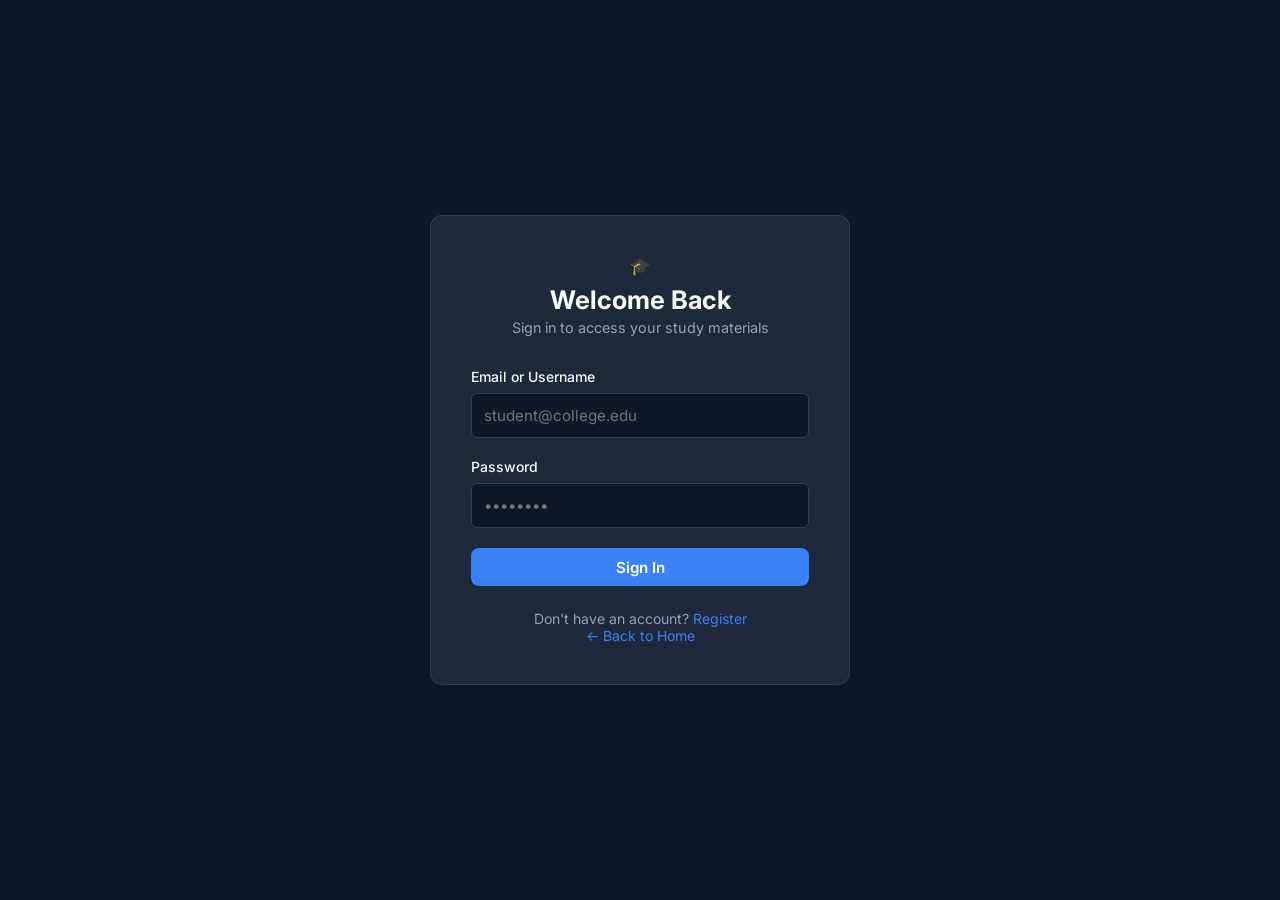
<file: frontend/login.html>
<!DOCTYPE html>
<html lang="en">
<head>
    <meta charset="UTF-8">
    <meta name="viewport" content="width=device-width, initial-scale=1.0">
    <title>Login - AI College Study Assistant</title>
    <link rel="stylesheet" href="css/style.css">
    <link href="https://fonts.googleapis.com/css2?family=Inter:wght@400;500;600;700&display=swap" rel="stylesheet">
</head>
<body class="auth-body">
    <div class="auth-card">
        <div class="auth-header">
            <span class="logo-icon">🎓</span>
            <h2 id="auth-title">Welcome Back</h2>
            <p id="auth-subtitle">Sign in to access your study materials</p>
        </div>

        <!-- Status Message -->
        <div id="auth-status" class="status-box hidden" style="margin-bottom: 1.25rem;">
            <div class="status-icon" id="auth-status-icon">⚠️</div>
            <div class="status-content">
                <p id="auth-status-text" class="status-title"></p>
            </div>
        </div>

        <!-- Login Form -->
        <form id="login-form" class="auth-form">
            <div class="form-group">
                <label for="login-email">Email or Username</label>
                <input type="text" id="login-email" placeholder="student@college.edu" required autocomplete="username">
            </div>

            <div class="form-group">
                <label for="login-password">Password</label>
                <input type="password" id="login-password" placeholder="••••••••" required autocomplete="current-password">
            </div>

            <button type="submit" id="login-btn" class="btn btn-primary btn-block">Sign In</button>
        </form>

        <!-- Register Form (Initially Hidden) -->
        <form id="register-form" class="auth-form hidden">
            <div class="form-group">
                <label for="reg-username">Username</label>
                <input type="text" id="reg-username" placeholder="johndoe" required autocomplete="username">
            </div>

            <div class="form-group">
                <label for="reg-email">Email Address</label>
                <input type="email" id="reg-email" placeholder="student@college.edu" required autocomplete="email">
            </div>

            <div class="form-group">
                <label for="reg-password">Password (min 6 chars)</label>
                <input type="password" id="reg-password" placeholder="••••••••" required autocomplete="new-password">
            </div>

            <button type="submit" id="register-btn" class="btn btn-primary btn-block">Create Account</button>
        </form>

        <div class="auth-footer">
            <p id="toggle-auth-text">Don't have an account? <a href="#" id="toggle-auth-btn">Register</a></p>
            <p><a href="index.html">← Back to Home</a></p>
        </div>
    </div>

    <script src="js/auth.js"></script>
</body>
</html>
</file>
<file: frontend/css/style.css>
/* AI College Study Assistant Stylesheet */

:root {
    --bg-primary: #0f172a;
    --bg-secondary: #1e293b;
    --bg-card: #1e293b;
    --text-primary: #f8fafc;
    --text-secondary: #94a3b8;
    --accent-color: #3b82f6;
    --accent-hover: #2563eb;
    --border-color: #334155;
    --success-color: #10b981;
    --danger-color: #ef4444;
}

* {
    margin: 0;
    padding: 0;
    box-sizing: border-box;
    font-family: 'Inter', -apple-system, BlinkMacSystemFont, 'Segoe UI', Roboto, sans-serif;
}

body {
    background-color: var(--bg-primary);
    color: var(--text-primary);
    min-height: 100vh;
    display: flex;
    flex-direction: column;
}

/* Navbar */
.navbar {
    display: flex;
    justify-content: space-between;
    align-items: center;
    padding: 1rem 2rem;
    background-color: var(--bg-secondary);
    border-bottom: 1px solid var(--border-color);
}

.logo {
    display: flex;
    align-items: center;
    gap: 0.75rem;
}

.logo h1 {
    font-size: 1.25rem;
    font-weight: 700;
}

nav {
    display: flex;
    align-items: center;
    gap: 1.5rem;
}

.nav-link {
    color: var(--text-secondary);
    text-decoration: none;
    font-weight: 500;
    transition: color 0.2s;
}

.nav-link:hover, .nav-link.active {
    color: var(--text-primary);
}

/* Buttons */
.btn {
    padding: 0.6rem 1.2rem;
    border-radius: 8px;
    font-weight: 600;
    cursor: pointer;
    text-decoration: none;
    border: none;
    transition: all 0.2s ease-in-out;
    display: inline-flex;
    align-items: center;
    justify-content: center;
    font-size: 0.95rem;
}

.btn-primary {
    background-color: var(--accent-color);
    color: #ffffff;
}

.btn-primary:hover {
    background-color: var(--accent-hover);
}

.btn-secondary {
    background-color: transparent;
    border: 1px solid var(--border-color);
    color: var(--text-primary);
}

.btn-secondary:hover {
    background-color: var(--border-color);
}

.btn-outline {
    background: transparent;
    border: 1px solid var(--border-color);
    color: var(--text-secondary);
}

.btn-sm {
    padding: 0.4rem 0.8rem;
    font-size: 0.85rem;
}

.btn-block {
    width: 100%;
}

/* Hero Section */
.hero-section {
    flex: 1;
    display: flex;
    align-items: center;
    justify-content: center;
    text-align: center;
    padding: 3rem 1.5rem;
}

.hero-content {
    max-width: 700px;
}

.badge {
    display: inline-block;
    padding: 0.35rem 0.8rem;
    background-color: rgba(59, 130, 246, 0.15);
    color: var(--accent-color);
    border-radius: 50px;
    font-size: 0.85rem;
    font-weight: 600;
    margin-bottom: 1.5rem;
}

.hero-content h2 {
    font-size: 2.75rem;
    font-weight: 800;
    line-height: 1.2;
    margin-bottom: 1.25rem;
}

.hero-content p {
    color: var(--text-secondary);
    font-size: 1.15rem;
    line-height: 1.6;
    margin-bottom: 2rem;
}

.hero-actions {
    display: flex;
    justify-content: center;
    gap: 1rem;
    margin-bottom: 2rem;
}

/* Status Card */
.status-card {
    display: inline-flex;
    align-items: center;
    gap: 0.6rem;
    background-color: var(--bg-secondary);
    border: 1px solid var(--border-color);
    padding: 0.6rem 1.2rem;
    border-radius: 50px;
    font-size: 0.875rem;
}

.status-dot {
    width: 10px;
    height: 10px;
    border-radius: 50%;
    background-color: #eab308;
}

.status-dot.online {
    background-color: var(--success-color);
    box-shadow: 0 0 8px var(--success-color);
}

.status-dot.offline {
    background-color: var(--danger-color);
}

/* Auth Pages */
.auth-body {
    display: flex;
    align-items: center;
    justify-content: center;
    min-height: 100vh;
}

.auth-card {
    background-color: var(--bg-secondary);
    border: 1px solid var(--border-color);
    border-radius: 12px;
    padding: 2.5rem;
    width: 100%;
    max-width: 420px;
}

.auth-header {
    text-align: center;
    margin-bottom: 2rem;
}

.auth-header h2 {
    font-size: 1.6rem;
    margin-top: 0.5rem;
}

.auth-header p {
    color: var(--text-secondary);
    font-size: 0.9rem;
    margin-top: 0.25rem;
}

.form-group {
    margin-bottom: 1.25rem;
}

.form-group label {
    display: block;
    margin-bottom: 0.5rem;
    font-size: 0.875rem;
    font-weight: 500;
}

.form-group input {
    width: 100%;
    padding: 0.75rem;
    background-color: var(--bg-primary);
    border: 1px solid var(--border-color);
    border-radius: 6px;
    color: var(--text-primary);
    font-size: 0.95rem;
    outline: none;
}

.form-group input:focus {
    border-color: var(--accent-color);
}

.auth-footer {
    margin-top: 1.5rem;
    text-align: center;
    font-size: 0.875rem;
    color: var(--text-secondary);
}

.auth-footer a {
    color: var(--accent-color);
    text-decoration: none;
}

/* Dashboard Layout */
.app-layout {
    display: flex;
    flex: 1;
    overflow: hidden;
}

.sidebar {
    width: 300px;
    background-color: var(--bg-secondary);
    border-right: 1px solid var(--border-color);
    padding: 1.5rem;
    display: flex;
    flex-direction: column;
    gap: 1.5rem;
}

.sidebar-section h3 {
    font-size: 0.9rem;
    text-transform: uppercase;
    color: var(--text-secondary);
    margin-bottom: 0.75rem;
    letter-spacing: 0.5px;
}

.upload-zone {
    border: 2px dashed var(--border-color);
    border-radius: 8px;
    padding: 1.5rem 1rem;
    text-align: center;
    cursor: pointer;
    background-color: rgba(255, 255, 255, 0.02);
    transition: border-color 0.2s;
}

.upload-zone:hover {
    border-color: var(--accent-color);
}

.upload-icon {
    font-size: 2rem;
    display: block;
    margin-bottom: 0.5rem;
}

.highlight {
    color: var(--accent-color);
    text-decoration: underline;
}

.document-list .empty-state {
    color: var(--text-secondary);
    font-size: 0.85rem;
    font-style: italic;
}

/* Chat Area */
.chat-container {
    flex: 1;
    display: flex;
    flex-direction: column;
    background-color: var(--bg-primary);
}

.chat-header {
    padding: 1.25rem 2rem;
    border-bottom: 1px solid var(--border-color);
    display: flex;
    justify-content: space-between;
    align-items: center;
}

.chat-header h2 {
    font-size: 1.2rem;
}

.subtitle {
    color: var(--text-secondary);
    font-size: 0.85rem;
}

.chat-actions {
    display: flex;
    gap: 0.5rem;
}

.chat-messages {
    flex: 1;
    padding: 2rem;
    overflow-y: auto;
    display: flex;
    flex-direction: column;
    gap: 1.25rem;
}

.message {
    display: flex;
    gap: 1rem;
    max-width: 80%;
}

.ai-message {
    align-self: flex-start;
}

.avatar {
    width: 36px;
    height: 36px;
    border-radius: 50%;
    background-color: var(--bg-secondary);
    display: flex;
    align-items: center;
    justify-content: center;
    flex-shrink: 0;
}

.message-content {
    background-color: var(--bg-secondary);
    padding: 1rem 1.25rem;
    border-radius: 12px;
    line-height: 1.5;
    font-size: 0.95rem;
}

.chat-input-area {
    padding: 1.25rem 2rem;
    border-top: 1px solid var(--border-color);
    display: flex;
    gap: 1rem;
}

.chat-input-area input {
    flex: 1;
    padding: 0.75rem 1.25rem;
    background-color: var(--bg-secondary);
    border: 1px solid var(--border-color);
    border-radius: 8px;
    color: var(--text-primary);
    font-size: 0.95rem;
    outline: none;
}

.chat-input-area input:focus {
    border-color: var(--accent-color);
}

/* =========================================================
   PDF Upload & Extraction Dashboard Components
========================================================= */

.dashboard-container {
    flex: 1;
    max-width: 1400px;
    width: 100%;
    margin: 0 auto;
    padding: 2rem;
}

.container-header {
    margin-bottom: 2rem;
}

.container-header h2 {
    font-size: 1.75rem;
    font-weight: 700;
    margin-bottom: 0.25rem;
}

.dashboard-grid {
    display: grid;
    grid-template-columns: 420px 1fr;
    gap: 2rem;
    align-items: start;
}

@media (max-width: 960px) {
    .dashboard-grid {
        grid-template-columns: 1fr;
    }
}

.card {
    background-color: var(--bg-secondary);
    border: 1px solid var(--border-color);
    border-radius: 12px;
    padding: 1.5rem;
}

.card-header {
    display: flex;
    justify-content: space-between;
    align-items: center;
    padding-bottom: 1rem;
    margin-bottom: 1.25rem;
    border-bottom: 1px solid var(--border-color);
}

.card-header h3 {
    font-size: 1.1rem;
    font-weight: 600;
}

/* Upload Dropzone */
.upload-dropzone {
    border: 2px dashed var(--border-color);
    border-radius: 10px;
    padding: 2.5rem 1.5rem;
    text-align: center;
    cursor: pointer;
    background-color: rgba(255, 255, 255, 0.015);
    transition: all 0.2s ease-in-out;
}

.upload-dropzone:hover, .upload-dropzone.dragover {
    border-color: var(--accent-color);
    background-color: rgba(59, 130, 246, 0.05);
}

.dropzone-text {
    font-weight: 500;
    font-size: 1rem;
    margin-top: 0.5rem;
}

.dropzone-subtext {
    color: var(--text-secondary);
    font-size: 0.825rem;
    margin-top: 0.35rem;
}

.file-input-hidden {
    display: none;
}

/* Selected File Info */
.selected-file-info {
    display: flex;
    align-items: center;
    gap: 0.75rem;
    background-color: var(--bg-primary);
    border: 1px solid var(--border-color);
    border-radius: 8px;
    padding: 0.75rem 1rem;
    margin-top: 1rem;
    font-size: 0.9rem;
}

.file-icon {
    font-size: 1.25rem;
}

.file-name {
    flex: 1;
    white-space: nowrap;
    overflow: hidden;
    text-overflow: ellipsis;
    font-weight: 500;
}

.file-size {
    color: var(--text-secondary);
    font-size: 0.8rem;
}

.btn-icon {
    background: transparent;
    border: none;
    color: var(--text-secondary);
    cursor: pointer;
    font-size: 1rem;
    padding: 0.2rem 0.4rem;
    border-radius: 4px;
}

.btn-icon:hover {
    color: var(--danger-color);
}

.upload-actions {
    margin-top: 1.25rem;
}

/* Status Box */
.status-box {
    display: flex;
    align-items: flex-start;
    gap: 0.85rem;
    padding: 1rem;
    border-radius: 8px;
    margin-top: 1.25rem;
    font-size: 0.9rem;
    border: 1px solid var(--border-color);
    background-color: var(--bg-primary);
}

.status-box.loading {
    border-color: var(--accent-color);
    background-color: rgba(59, 130, 246, 0.1);
}

.status-box.success {
    border-color: var(--success-color);
    background-color: rgba(16, 185, 129, 0.1);
}

.status-box.error {
    border-color: var(--danger-color);
    background-color: rgba(239, 68, 68, 0.1);
}

.status-title {
    font-weight: 600;
    margin-bottom: 0.2rem;
}

.status-details {
    color: var(--text-secondary);
    font-size: 0.85rem;
    word-break: break-word;
}

/* Badges */
.stats-badges {
    display: flex;
    gap: 0.5rem;
    flex-wrap: wrap;
}

.badge-info {
    background-color: rgba(59, 130, 246, 0.15);
    color: var(--accent-color);
    padding: 0.25rem 0.6rem;
    border-radius: 4px;
    font-size: 0.8rem;
    font-weight: 600;
}

.badge-accent {
    background-color: rgba(16, 185, 129, 0.15);
    color: var(--success-color);
    padding: 0.25rem 0.6rem;
    border-radius: 4px;
    font-size: 0.8rem;
    font-weight: 600;
}

.badge-warning {
    background-color: rgba(234, 179, 8, 0.15);
    color: #eab308;
    padding: 0.25rem 0.6rem;
    border-radius: 4px;
    font-size: 0.8rem;
    font-weight: 600;
}

.badge-purple {
    background-color: rgba(168, 85, 247, 0.15);
    color: #a855f7;
    padding: 0.25rem 0.6rem;
    border-radius: 4px;
    font-size: 0.8rem;
    font-weight: 600;
}

/* Chunks Container */
.chunks-container {
    display: flex;
    flex-direction: column;
    gap: 1rem;
    max-height: 550px;
    overflow-y: auto;
    padding-right: 0.5rem;
}

.chunk-card {
    background-color: var(--bg-primary);
    border: 1px solid var(--border-color);
    border-left: 4px solid var(--accent-color);
    border-radius: 8px;
    overflow: hidden;
}

.chunk-card-header {
    display: flex;
    justify-content: space-between;
    align-items: center;
    padding: 0.6rem 1rem;
    background-color: rgba(255, 255, 255, 0.03);
    border-bottom: 1px solid var(--border-color);
    font-size: 0.85rem;
    font-weight: 600;
}

.chunk-badge {
    background-color: rgba(59, 130, 246, 0.2);
    color: var(--accent-color);
    padding: 0.15rem 0.5rem;
    border-radius: 4px;
    font-size: 0.75rem;
    font-weight: 700;
}

.chunk-card-body {
    padding: 1rem;
    font-size: 0.9rem;
    line-height: 1.6;
    color: var(--text-primary);
    white-space: pre-wrap;
    word-break: break-word;
    font-family: ui-monospace, SFMono-Regular, Menlo, Monaco, Consolas, monospace;
}

/* Empty State */
.empty-results-state {
    text-align: center;
    padding: 4rem 2rem;
    color: var(--text-secondary);
}

.empty-icon {
    font-size: 3rem;
    display: block;
    margin-bottom: 1rem;
    opacity: 0.6;
}

.empty-results-state h4 {
    color: var(--text-primary);
    font-size: 1.15rem;
    margin-bottom: 0.5rem;
}

.empty-results-state p {
    font-size: 0.9rem;
    max-width: 450px;
    margin: 0 auto;
}

/* Results Content */
.results-wrapper {
    display: flex;
    flex-direction: column;
    gap: 1.25rem;
}

.doc-meta-bar {
    display: flex;
    justify-content: space-between;
    align-items: center;
    padding: 0.75rem 1rem;
    background-color: var(--bg-primary);
    border-radius: 8px;
    border: 1px solid var(--border-color);
}

.text-muted {
    color: var(--text-secondary);
    font-size: 0.85rem;
    margin-top: 0.2rem;
}

/* View Tabs */
.view-tabs {
    display: flex;
    gap: 0.5rem;
    border-bottom: 1px solid var(--border-color);
    padding-bottom: 0.5rem;
}

.tab-btn {
    background: transparent;
    border: none;
    color: var(--text-secondary);
    padding: 0.5rem 1rem;
    font-weight: 600;
    font-size: 0.9rem;
    cursor: pointer;
    border-radius: 6px;
    transition: all 0.2s;
}

.tab-btn:hover {
    color: var(--text-primary);
}

.tab-btn.active {
    color: var(--accent-color);
    background-color: rgba(59, 130, 246, 0.1);
}

.tab-content {
    display: none;
}

.tab-content.active {
    display: block;
}

/* Page Cards */
.pages-container {
    display: flex;
    flex-direction: column;
    gap: 1rem;
    max-height: 550px;
    overflow-y: auto;
    padding-right: 0.5rem;
}

.page-card {
    background-color: var(--bg-primary);
    border: 1px solid var(--border-color);
    border-radius: 8px;
    overflow: hidden;
}

.page-card-header {
    display: flex;
    justify-content: space-between;
    align-items: center;
    padding: 0.6rem 1rem;
    background-color: rgba(255, 255, 255, 0.03);
    border-bottom: 1px solid var(--border-color);
    font-size: 0.85rem;
    font-weight: 600;
}

.page-card-body {
    padding: 1rem;
    font-size: 0.9rem;
    line-height: 1.6;
    color: var(--text-primary);
    white-space: pre-wrap;
    word-break: break-word;
    font-family: ui-monospace, SFMono-Regular, Menlo, Monaco, Consolas, monospace;
}

.page-meta {
    color: var(--text-secondary);
    font-weight: 400;
    font-size: 0.8rem;
}

/* Full Text View Area */
.full-text-area {
    width: 100%;
    height: 500px;
    padding: 1rem;
    background-color: var(--bg-primary);
    border: 1px solid var(--border-color);
    border-radius: 8px;
    color: var(--text-primary);
    font-family: ui-monospace, SFMono-Regular, Menlo, Monaco, Consolas, monospace;
    font-size: 0.9rem;
    line-height: 1.6;
    resize: vertical;
    outline: none;
}

.full-text-area:focus {
    border-color: var(--accent-color);
}

/* Utility classes */
.hidden {
    display: none !important;
}

/* =========================================================
   Semantic Search & Retrieval Styles
========================================================= */

.search-input-group {
    display: flex;
    gap: 0.75rem;
}

.search-input-group input {
    flex: 1;
    padding: 0.85rem 1.25rem;
    background-color: var(--bg-primary);
    border: 1px solid var(--border-color);
    border-radius: 8px;
    color: var(--text-primary);
    font-size: 0.95rem;
    outline: none;
}

.search-input-group input:focus {
    border-color: var(--accent-color);
}

.retrieval-note {
    background-color: rgba(59, 130, 246, 0.08);
    border-left: 3px solid var(--accent-color);
    padding: 0.75rem 1rem;
    border-radius: 4px;
    font-size: 0.875rem;
    color: var(--text-secondary);
    margin-bottom: 1rem;
}

.search-results-header {
    display: flex;
    justify-content: space-between;
    align-items: center;
    margin-bottom: 0.75rem;
}

.search-results-container {
    display: flex;
    flex-direction: column;
    gap: 1rem;
}

.retrieved-chunk-card {
    background-color: var(--bg-primary);
    border: 1px solid var(--border-color);
    border-left: 4px solid var(--success-color);
    border-radius: 8px;
    overflow: hidden;
}

.retrieved-header {
    display: flex;
    justify-content: space-between;
    align-items: center;
    padding: 0.6rem 1rem;
    background-color: rgba(255, 255, 255, 0.03);
    border-bottom: 1px solid var(--border-color);
    font-size: 0.85rem;
    font-weight: 600;
}

.score-badge {
    background-color: rgba(16, 185, 129, 0.2);
    color: var(--success-color);
    padding: 0.15rem 0.5rem;
    border-radius: 4px;
    font-size: 0.75rem;
    font-weight: 700;
}

/* AI Answer Display */
.ai-answer-card {
    background-color: var(--bg-primary);
    border: 1px solid var(--accent-color);
    border-radius: 8px;
    padding: 1.25rem;
    margin-bottom: 1.25rem;
}

.ai-answer-header {
    display: flex;
    justify-content: space-between;
    align-items: center;
    margin-bottom: 0.75rem;
    padding-bottom: 0.5rem;
    border-bottom: 1px solid var(--border-color);
}

.ai-answer-body {
    font-size: 0.95rem;
    line-height: 1.7;
    white-space: pre-wrap;
    color: var(--text-primary);
}

.sources-container {
    display: flex;
    flex-wrap: wrap;
    align-items: center;
    gap: 0.5rem;
    margin-top: 1rem;
    padding-top: 0.75rem;
    border-top: 1px dashed var(--border-color);
}

.sources-label {
    font-size: 0.85rem;
    font-weight: 600;
    color: var(--text-secondary);
}

.source-tag {
    display: inline-flex;
    align-items: center;
    gap: 0.35rem;
    background-color: rgba(59, 130, 246, 0.15);
    color: var(--accent-color);
    border: 1px solid rgba(59, 130, 246, 0.3);
    padding: 0.25rem 0.6rem;
    border-radius: 6px;
    font-size: 0.8rem;
    font-weight: 500;
}

/* Document Library & Management */
.doc-library-section {
    margin-top: 1.5rem;
}

.doc-list {
    display: flex;
    flex-direction: column;
    gap: 0.75rem;
    max-height: 280px;
    overflow-y: auto;
}

.doc-item {
    display: flex;
    justify-content: space-between;
    align-items: center;
    background-color: var(--bg-primary);
    border: 1px solid var(--border-color);
    border-radius: 8px;
    padding: 0.75rem 1rem;
    transition: all 0.2s;
}

.doc-item:hover {
    border-color: var(--accent-color);
}

.doc-item.active {
    border-color: var(--accent-color);
    background-color: rgba(59, 130, 246, 0.08);
}

.doc-item-title {
    font-weight: 600;
    font-size: 0.9rem;
    display: flex;
    align-items: center;
    gap: 0.5rem;
}

.doc-item-meta {
    font-size: 0.8rem;
    color: var(--text-secondary);
    margin-top: 0.2rem;
}

.doc-item-actions {
    display: flex;
    gap: 0.5rem;
}

.btn-danger {
    background-color: transparent;
    border: 1px solid rgba(239, 68, 68, 0.4);
    color: var(--danger-color);
}

.btn-danger:hover {
    background-color: rgba(239, 68, 68, 0.15);
}

.btn-success {
    background-color: var(--success-color);
    color: #fff;
}

/* Chat History */
.chat-history-wrapper {
    margin-top: 1.5rem;
    display: flex;
    flex-direction: column;
    gap: 1rem;
    max-height: 400px;
    overflow-y: auto;
    padding-right: 0.5rem;
}

.chat-history-msg {
    display: flex;
    flex-direction: column;
    padding: 0.85rem 1.1rem;
    border-radius: 10px;
    font-size: 0.9rem;
    line-height: 1.5;
}

.chat-history-msg.user {
    align-self: flex-end;
    background-color: rgba(59, 130, 246, 0.2);
    border: 1px solid rgba(59, 130, 246, 0.4);
    max-width: 80%;
}

.chat-history-msg.assistant {
    align-self: flex-start;
    background-color: var(--bg-primary);
    border: 1px solid var(--border-color);
    max-width: 85%;
    white-space: pre-wrap;
}

.msg-sender {
    font-size: 0.75rem;
    font-weight: 700;
    color: var(--text-secondary);
    margin-bottom: 0.3rem;
}

.user-nav-box {
    display: flex;
    align-items: center;
    gap: 0.85rem;
}

.user-profile-badge {
    background-color: rgba(59, 130, 246, 0.15);
    color: var(--accent-color);
    padding: 0.35rem 0.75rem;
    border-radius: 50px;
    font-size: 0.85rem;
    font-weight: 600;
}

/* AI Study Summary Component */
.summary-empty-prompt {
    text-align: center;
    padding: 3rem 1.5rem;
    background-color: var(--bg-primary);
    border: 1px dashed var(--border-color);
    border-radius: 10px;
    color: var(--text-secondary);
}

.summary-content-wrapper {
    background-color: var(--bg-primary);
    border: 1px solid var(--border-color);
    border-radius: 12px;
    padding: 1.5rem;
}

.summary-toolbar {
    padding-bottom: 0.75rem;
    border-bottom: 1px solid var(--border-color);
}

.summary-text-body {
    font-size: 0.95rem;
    line-height: 1.7;
    color: var(--text-primary);
    max-height: 550px;
    overflow-y: auto;
    padding-right: 0.5rem;
}

.markdown-body h1 {
    font-size: 1.4rem;
    font-weight: 700;
    color: var(--accent-color);
    margin: 1rem 0 0.75rem 0;
    padding-bottom: 0.3rem;
    border-bottom: 1px solid var(--border-color);
}

.markdown-body h2 {
    font-size: 1.15rem;
    font-weight: 600;
    color: #e2e8f0;
    margin: 1.25rem 0 0.5rem 0;
}

.markdown-body h3 {
    font-size: 1rem;
    font-weight: 600;
    color: #cbd5e1;
    margin: 0.75rem 0 0.35rem 0;
}

.markdown-body p {
    margin-bottom: 0.75rem;
}

.markdown-body ul {
    margin: 0.4rem 0 0.75rem 1.5rem;
    padding: 0;
}

.markdown-body li {
    margin-bottom: 0.35rem;
}

.markdown-body strong {
    color: #93c5fd;
    font-weight: 600;
}

/* =========================================================
   MCQ Generator & Interactive Quiz Component
========================================================= */
.mcq-config-bar {
    display: flex;
    justify-content: space-between;
    align-items: center;
    background-color: var(--bg-primary);
    border: 1px solid var(--border-color);
    border-radius: 10px;
    padding: 1rem 1.25rem;
    gap: 1rem;
    flex-wrap: wrap;
}

.mcq-config-inputs {
    display: flex;
    gap: 1.5rem;
    align-items: center;
    flex-wrap: wrap;
}

.config-group {
    display: flex;
    align-items: center;
    gap: 0.5rem;
}

.config-group label {
    font-size: 0.85rem;
    font-weight: 600;
    color: var(--text-secondary);
}

.form-select {
    background-color: var(--bg-secondary);
    border: 1px solid var(--border-color);
    color: var(--text-primary);
    padding: 0.4rem 0.75rem;
    border-radius: 6px;
    font-size: 0.85rem;
    outline: none;
    cursor: pointer;
}

.form-select:focus {
    border-color: var(--accent-color);
}

.quiz-wrapper {
    background-color: var(--bg-primary);
    border: 1px solid var(--border-color);
    border-radius: 12px;
    padding: 1.5rem;
}

.quiz-header {
    display: flex;
    justify-content: space-between;
    align-items: center;
    padding-bottom: 0.75rem;
    border-bottom: 1px solid var(--border-color);
    margin-bottom: 1.25rem;
}

.quiz-progress-text {
    font-weight: 700;
    font-size: 0.95rem;
    color: var(--text-primary);
}

.quiz-score-badge {
    background-color: rgba(59, 130, 246, 0.15);
    border: 1px solid rgba(59, 130, 246, 0.4);
    color: var(--accent-color);
    padding: 0.35rem 0.85rem;
    border-radius: 50px;
    font-weight: 700;
    font-size: 0.85rem;
}

.quiz-question-title {
    font-size: 1.1rem;
    font-weight: 600;
    color: #f1f5f9;
    line-height: 1.5;
    margin-bottom: 1.25rem;
}

.quiz-options-container {
    display: flex;
    flex-direction: column;
    gap: 0.75rem;
    margin-bottom: 1.25rem;
}

.mcq-option-btn {
    display: flex;
    align-items: flex-start;
    gap: 0.75rem;
    background-color: var(--bg-secondary);
    border: 1px solid var(--border-color);
    border-radius: 8px;
    padding: 0.85rem 1.1rem;
    color: var(--text-primary);
    font-size: 0.92rem;
    line-height: 1.4;
    text-align: left;
    cursor: pointer;
    transition: all 0.2s ease;
    width: 100%;
}

.mcq-option-btn:hover:not(.disabled) {
    background-color: rgba(59, 130, 246, 0.1);
    border-color: var(--accent-color);
}

.mcq-option-btn.selected {
    border-color: var(--accent-color);
    background-color: rgba(59, 130, 246, 0.15);
}

.mcq-option-btn.correct {
    background-color: rgba(34, 197, 94, 0.18) !important;
    border-color: #22c55e !important;
    color: #86efac !important;
    font-weight: 600;
}

.mcq-option-btn.wrong {
    background-color: rgba(239, 68, 68, 0.18) !important;
    border-color: #ef4444 !important;
    color: #fca5a5 !important;
}

.mcq-option-btn.disabled {
    cursor: default;
}

.option-key-badge {
    background-color: rgba(255, 255, 255, 0.08);
    border-radius: 4px;
    padding: 0.15rem 0.45rem;
    font-weight: 700;
    font-size: 0.8rem;
    flex-shrink: 0;
}

.quiz-feedback-box {
    background-color: var(--bg-secondary);
    border-radius: 8px;
    padding: 1rem 1.25rem;
    margin-bottom: 1.25rem;
    border-left: 4px solid var(--accent-color);
}

.quiz-feedback-box.correct-verdict {
    border-left-color: #22c55e;
    background-color: rgba(34, 197, 94, 0.08);
}

.quiz-feedback-box.wrong-verdict {
    border-left-color: #ef4444;
    background-color: rgba(239, 68, 68, 0.08);
}

.feedback-header {
    display: flex;
    align-items: center;
    gap: 0.4rem;
    font-size: 0.95rem;
    margin-bottom: 0.4rem;
}

.feedback-explanation {
    font-size: 0.88rem;
    line-height: 1.5;
    color: var(--text-secondary);
    margin-bottom: 0.5rem;
}

.feedback-source {
    margin-top: 0.5rem;
}

.quiz-nav-bar {
    display: flex;
    justify-content: space-between;
    align-items: center;
    border-top: 1px solid var(--border-color);
    padding-top: 1rem;
}

/* =========================================================
   Important Exam Questions Component
========================================================= */
.questions-content-wrapper {
    background-color: var(--bg-primary);
    border: 1px solid var(--border-color);
    border-radius: 12px;
    padding: 1.5rem;
}

.questions-list-container {
    display: flex;
    flex-direction: column;
    gap: 1.5rem;
}

.priority-group-section {
    display: flex;
    flex-direction: column;
    gap: 0.75rem;
}

.priority-group-header {
    display: flex;
    align-items: center;
    gap: 0.5rem;
    font-size: 0.95rem;
    font-weight: 700;
    text-transform: uppercase;
    letter-spacing: 0.5px;
    padding-bottom: 0.4rem;
    border-bottom: 1px solid var(--border-color);
}

.priority-group-header.high {
    color: #f87171;
}

.priority-group-header.medium {
    color: #fbbf24;
}

.priority-group-header.low {
    color: #60a5fa;
}

.question-item-card {
    background-color: var(--bg-secondary);
    border: 1px solid var(--border-color);
    border-radius: 10px;
    padding: 1rem 1.25rem;
    transition: all 0.2s ease;
}

.question-item-card:hover {
    border-color: rgba(59, 130, 246, 0.4);
}

.question-card-title {
    font-size: 1rem;
    font-weight: 600;
    color: #f1f5f9;
    line-height: 1.5;
    margin-bottom: 0.75rem;
}

.question-meta-row {
    display: flex;
    justify-content: space-between;
    align-items: center;
    flex-wrap: wrap;
    gap: 0.5rem;
}

.question-tags-group {
    display: flex;
    align-items: center;
    gap: 0.5rem;
    flex-wrap: wrap;
}

.badge-priority-high {
    background-color: rgba(239, 68, 68, 0.15);
    color: #f87171;
    border: 1px solid rgba(239, 68, 68, 0.4);
    font-size: 0.75rem;
    font-weight: 700;
    padding: 0.2rem 0.6rem;
    border-radius: 50px;
}

.badge-priority-medium {
    background-color: rgba(245, 158, 11, 0.15);
    color: #fbbf24;
    border: 1px solid rgba(245, 158, 11, 0.4);
    font-size: 0.75rem;
    font-weight: 700;
    padding: 0.2rem 0.6rem;
    border-radius: 50px;
}

.badge-priority-low {
    background-color: rgba(59, 130, 246, 0.15);
    color: #60a5fa;
    border: 1px solid rgba(59, 130, 246, 0.4);
    font-size: 0.75rem;
    font-weight: 700;
    padding: 0.2rem 0.6rem;
    border-radius: 50px;
}

.badge-type {
    background-color: rgba(255, 255, 255, 0.08);
    color: #cbd5e1;
    font-size: 0.75rem;
    font-weight: 600;
    padding: 0.2rem 0.6rem;
    border-radius: 4px;
    text-transform: capitalize;
}
</file>
